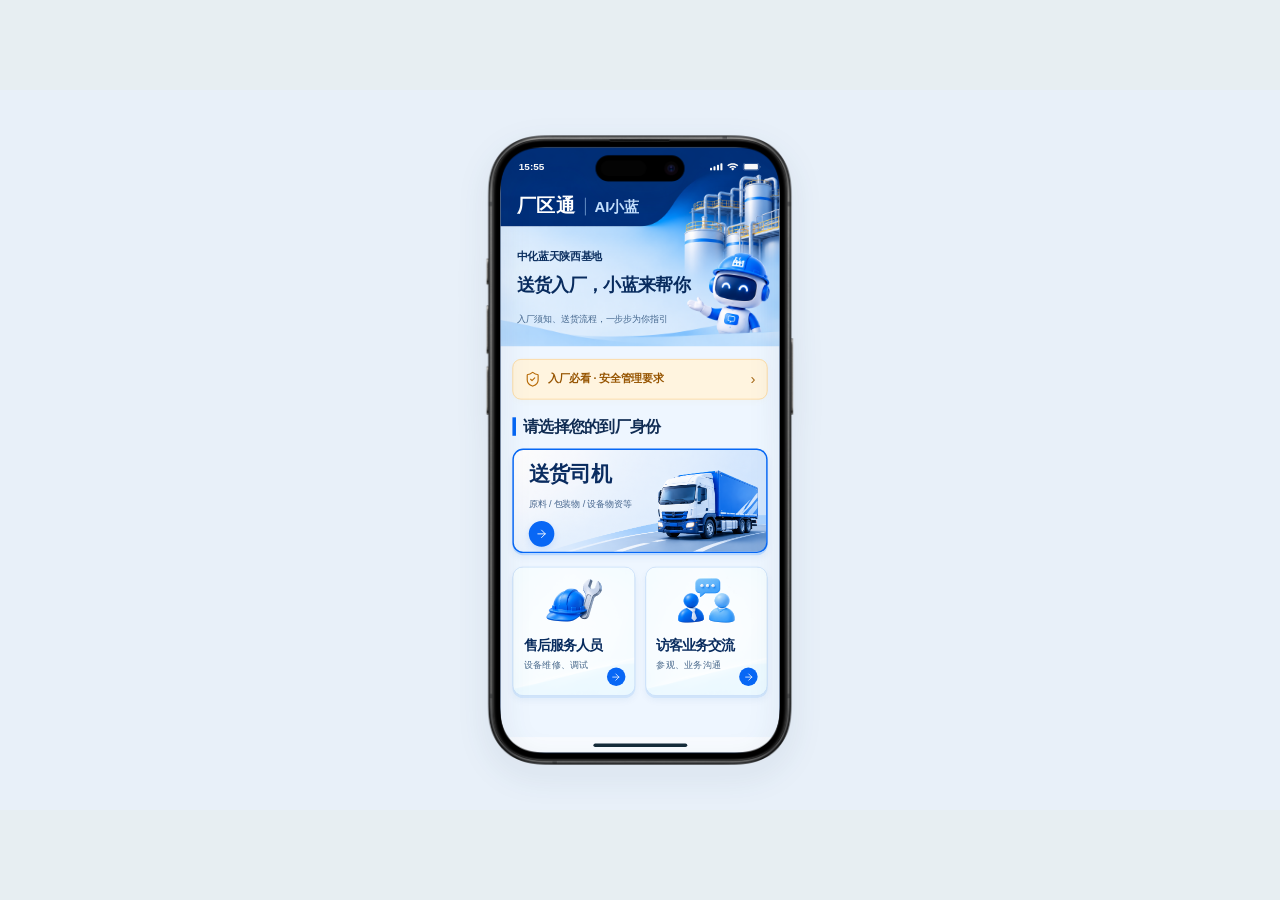
<file: phase2/index.html>
<!doctype html>
<html lang="zh-CN"><head><meta charset="UTF-8"><meta name="viewport" content="width=device-width,initial-scale=1,viewport-fit=cover"><title>厂区通 · 中化蓝天陕西基地</title><link rel="stylesheet" href="素材/二期.css?v=977c6a140c66"></head>
<body><div class="preview-stage" aria-label="厂区通手机服务界面">
<div class="phone-shell">
<div class="phone-screen"><div class="phone-status"><span id="phone-time"></span><img class="phone-status-icons" src="素材/status/ios-status-icons.svg" alt="蜂窝信号、无线网络和电量"></div><main id="app" class="app"></main><div class="phone-home"><span></span></div></div>
<img class="phone-bezel" src="素材/iphone/Bezel.png" alt="" draggable="false">
</div></div><dialog id="modal"><div id="dialog-content"></div><button class="button secondary" id="close-modal">关闭，返回流程</button></dialog><script src="素材/流程数据.js?v=1af6e055b2c9"></script><script src="素材/图标.js?v=1e4e5d1cfd6b"></script><script src="素材/页面1数据.js?v=7444b4379adc"></script><script src="素材/AHF页面2-6数据.js?v=56fbe0991de1"></script><script src="素材/二期.js?v=70d9ab563cd0"></script><script>
(function(){
 const stage=document.querySelector('.preview-stage');
 function fitPhone(){
  const width=Math.min(innerWidth,innerHeight*16/9);
  const height=width*9/16;
  const scale=Math.min((height-32)/968,(width-32)/511);
  document.documentElement.style.setProperty('--preview-scale',Math.max(.1,scale));
  stage.style.width=width+'px';
  stage.style.height=height+'px';
 }
 function setTime(){document.getElementById('phone-time').textContent=new Date().toLocaleTimeString('zh-CN',{hour:'2-digit',minute:'2-digit',hour12:false})}
 fitPhone();setTime();addEventListener('resize',fitPhone);setInterval(setTime,30000);
})();
</script></body></html>
</file>
<file: phase2/素材/二期.css>
:root {
  --blue: #0864ed;
  --navy: #09295b;
  --ink: #13345b;
  --muted: #70899b;
  --line: #dfebf1;
  --bg: #eef6ff;
  --red: #a84b43;
  --orange: #956e32;
  --radius: 15px;
  font-family: "Microsoft YaHei", "PingFang SC", sans-serif;
  color: var(--ink);
  font-size: 16px;
  line-height: 1.65;
}
* { box-sizing: border-box; }
body { margin: 0; background: #e8eff3; }
button, a, input { font: inherit; }
button, a { touch-action: manipulation; }
button { cursor: pointer; color: inherit; }
button:focus-visible, a:focus-visible { outline: 3px solid #79b0cc; outline-offset: 3px; }
button:disabled { cursor: default; }
.app {
  max-width: 440px; height: 100dvh; margin: auto;
  background: var(--bg); display: flex; flex-direction: column;
  overflow: hidden; box-shadow: 0 12px 55px #20435b10;
}
header {
  background: var(--bg); border-bottom: 1px solid var(--line);
  padding: 15px 20px 12px; flex-shrink: 0;
}
.top { display: flex; align-items: center; justify-content: space-between; gap: 8px; }
.top strong { font-size: 17px; font-weight: 700; }
.header-mark { color: var(--blue); font-size: 13px; font-weight: 600; }
.header-caption { font-size: 12px; color: var(--muted); }
.eyebrow { font-size: 13px; color: var(--muted); margin-top: 4px; }
h1 { font-size: 25px; line-height: 1.45; margin: 6px 0 12px; letter-spacing: -.6px; }
h2 { font-size: 19px; margin: 0 0 12px; }
h3 { font-size: 16px; margin: 0; }
p { margin: 8px 0; }
.scroll { overflow-y: auto; flex: 1; padding: 20px; overscroll-behavior: contain; scrollbar-width: thin; }
.hero { text-align: center; padding: 13px 0 22px; }
.hero h1 { font-size: 23px; font-weight: 750; margin: 7px 0; }
.hero p { color: var(--muted); font-size: 13px; margin: 4px 0; }
.hero .base-name { font-size: 12px; letter-spacing: 1px; margin-top: 14px; }
.line-icon { width: 23px; height: 23px; flex-shrink: 0; }
.assistant-emblem {
  background: #086795; color: white; width: 49px; height: 49px;
  display: grid; place-items: center; margin: 0 auto;
  border-radius: 17px; box-shadow: 0 6px 18px #08679512;
}
.assistant-emblem .line-icon { width: 29px; height: 29px; stroke-width: 1.4; }
.card { background: #fff; border: 1px solid var(--line); border-radius: var(--radius); padding: 19px; margin-bottom: 14px; }
.role { display: block; width: 100%; text-align: left; }
.primary-role {
  display: flex; gap: 16px; align-items: center; min-height: 116px;
  background: #e7f1f6; border: 1px solid #dfedf4; color: var(--ink);
  padding: 23px 20px;
}
.role-icon { display: inline-grid; place-items: center; color: var(--blue); }
.primary-role .role-icon { background: #fff9; width: 48px; height: 48px; border-radius: 14px; flex-shrink: 0; }
.primary-role .role-icon .line-icon { width: 30px; height: 30px; }
.primary-role h2 { font-size: 21px; margin: 0 0 4px; }
.primary-role p { color: #648195; font-size: 13px; margin: 0; }
.role-grid { display: grid; grid-template-columns: 1fr 1fr; gap: 12px; }
.role-grid .card { padding: 19px 16px 16px; min-height: 160px; background: #edf4f7; border: 1px solid #e6f0f4; position: relative; }
.role-grid .role-icon { margin-bottom: 7px; }
.role-grid h2 { font-size: 16px; margin: 4px 0 3px; }
.role-grid p { font-size: 12px; margin: 3px 0; }
.tag { display: inline-block; font-size: 11px; color: #8796a0; background: #e5edf1; padding: 1px 7px; border-radius: 5px; margin-top: 6px; }
.muted { color: var(--muted); font-size: 14px; }
.section-label { display: flex; align-items: baseline; justify-content: space-between; margin: 23px 0 13px; }
.section-label h2 { font-size: 16px; margin: 0; }
.section-label > span { color: var(--muted); font-size: 11px; }
.safety {
  display: flex; align-items: center; gap: 10px; width: 100%; text-align: left;
  background: #f7f3e9; color: #897044; border: 1px solid #ece3ce;
  border-radius: 11px; padding: 13px 15px; margin-bottom: 12px; font-size: 13px; font-weight: 500;
}
.safety .line-icon { width: 19px; height: 19px; }
.resume {
  display: flex; align-items: center; gap: 10px; width: 100%; text-align: left;
  color: #497a96; background: #edf4f8; border: 1px solid #e0ecf3;
  border-radius: 11px; padding: 12px 15px; margin-bottom: 12px; font-size: 13px;
}
.resume .line-icon { width: 18px; height: 18px; }
.button {
  min-height: 50px; border: 1px solid transparent; border-radius: 12px;
  background: var(--blue); color: white; padding: 12px 16px;
  font-weight: 600; font-size: 15px; display: inline-flex; justify-content: center;
  align-items: center; text-decoration: none; gap: 8px;
}
.secondary { background: #edf4f7; color: #3c6c88; border-color: var(--line); }
.text-button { border: 0; background: transparent; color: #4a819e; padding: 7px 4px; font-size: 13px; min-height: 38px; }
.wide { width: 100%; }
.footer { padding: 12px 20px max(16px, env(safe-area-inset-bottom)); background: #fafdfe; border-top: 1px solid var(--line); flex-shrink: 0; }
.footer .row { display: flex; gap: 10px; }
.footer .row > * { flex: 1; }
.footer .muted { text-align: center; margin-bottom: 8px; font-size: 12px; }
.home-footer .button { justify-content: flex-start; background: white; font-size: 14px; font-weight: 400; border-color: #d4e5ef; }
.home-footer .line-icon { width: 20px; height: 20px; }
.network-note { display: flex; align-items: center; justify-content: center; gap: 6px; color: #8aa0ad; font-size: 11px; margin: 10px 0 2px; }
.network-note .line-icon { width: 13px; height: 13px; }
.step-card { display: flex; align-items: center; gap: 14px; width: 100%; text-align: left; min-height: 90px; }
.number { border-radius: 11px; background: #e9f3f7; color: #4284a3; font-weight: 600; width: 40px; height: 40px; display: grid; place-items: center; flex-shrink: 0; }
.arrow { margin-left: auto; color: #7e9fb4; font-size: 21px; font-weight: 400; }
.warning { border: 1px solid #f0ddd7; background: #fcf2ef; color: #a35d50; border-radius: 12px; padding: 15px 16px; margin-bottom: 16px; font-size: 14px; line-height: 1.8; font-weight: 500; }
.progress { display: flex; justify-content: space-between; margin-top: 16px; gap: 4px; }
.progress button { border: 0; background: transparent; color: #819aaa; padding: 4px 0; font-size: 10px; flex: 1; }
.progress span { display: grid; place-items: center; width: 25px; height: 25px; border-radius: 50%; margin: 0 auto 5px; background: #e7eff4; font-size: 11px; }
.progress .active { color: var(--blue); font-weight: 600; }
.progress .active span { background: var(--blue); color: white; }
.section-head { display: flex; align-items: center; justify-content: space-between; gap: 8px; margin-bottom: 7px; }
.check { display: flex; align-items: flex-start; gap: 12px; padding: 14px 0; border-bottom: 1px solid #edf3f6; cursor: pointer; font-size: 15px; }
.check:last-child { border: 0; padding-bottom: 3px; }
.check input { width: 19px; height: 19px; accent-color: var(--blue); flex-shrink: 0; margin-top: 3px; }
.requirements { padding-left: 20px; font-size: 15px; }
.requirements li { margin: 10px 0; }
details { border-bottom: 1px solid var(--line); padding: 15px 0; }
details:last-child { border-bottom: 0; padding-bottom: 0; }
summary { cursor: pointer; font-weight: 500; font-size: 14px; list-style: none; padding-right: 18px; position: relative; }
summary:after { content: '＋'; position: absolute; right: 0; color: #7e9fb4; }
details[open] summary:after { content: '−'; }
details p { font-size: 14px; color: var(--muted); }
.location { width: 100%; text-align: left; color: #3b6c82; background: #eaf3f6; border-color: #dcebf1; }
.location p { font-size: 15px; margin: 5px 0; }
.location .muted { font-size: 12px; }
.offline { font-size: 12px; background: #f7f1e4; color: #897044; padding: 8px 20px; }
.qa-frame { border: 0; width: 100%; flex: 1; min-height: 0; background: var(--bg); }
.empty { padding: 35px 10px; text-align: center; }
.empty .symbol { font-size: 40px; }
.doc-img { display: block; width: 100%; height: auto; border: 1px solid var(--line); border-radius: 8px; }
.map-list { padding-left: 20px; border-left: 2px solid #dce9f0; margin-left: 12px; }
.map-list .card { position: relative; }
.map-list .card:before { content: ''; width: 10px; height: 10px; position: absolute; left: -26px; top: 25px; border-radius: 50%; background: #65a0be; border: 2px solid var(--bg); }
dialog { border: 1px solid var(--line); border-radius: 20px; padding: 23px; width: min(92vw,410px); max-height: 88dvh; overflow: auto; color: var(--ink); background: #fbfdfe; box-shadow: 0 20px 80px #183b5026; }
dialog::backdrop { background: #14374c66; backdrop-filter: blur(3px); }
dialog .button { width: 100%; margin-top: 15px; }
.source { font-size: 11px; color: #8a9da9; margin: 18px 0 6px; }
.contact { border-top: 1px solid var(--line); padding: 15px 0; }
.safe-row { padding: 15px 0; border-bottom: 1px solid var(--line); }
.sample-nav { display: flex; justify-content: space-between; align-items: center; gap: 12px; margin: 10px 0; }
.sample-nav button { min-width: 80px; }
html { scroll-behavior: smooth; }
@media (hover: hover) {
  .role:hover, .step-card:hover { border-color: #b9d4e2; background: #e9f3f8; }
  .button:hover { filter: brightness(.97); }
}
@media (min-width: 650px) {
  .app { height: calc(100dvh - 48px); margin: 24px auto; border-radius: 24px; border: 1px solid #dae5eb; }
}
@media (max-width: 360px) {
  .scroll { padding: 16px; }
  .hero h1 { font-size: 21px; }
  .role-grid .card { padding: 15px 12px; }
  .role-grid h2 { font-size: 15px; }
  .primary-role { padding: 20px 16px; }
  .primary-role p { font-size: 11px; }
  .top strong { font-size: 15px; }
}
@media (prefers-reduced-motion: reduce) { html { scroll-behavior: auto; } }

/* Desktop presentation canvas and calibrated phone frame. */
body {
  min-height: 100dvh;
  display: grid;
  place-items: center;
  background: #e7eef2;
}
.preview-stage {
  position: relative;
  aspect-ratio: 16 / 9;
  overflow: hidden;
  display: grid;
  place-items: center;
  background: #edf3f6;
}
.phone-shell {
  position: relative;
  width: 511px;
  height: 968px;
  transform: scale(var(--preview-scale, .8));
  transform-origin: center;
  flex-shrink: 0;
}
.phone-screen {
  position: absolute;
  left: 59px;
  top: 58px;
  width: 393px;
  height: 852px;
  background: var(--bg);
  border-radius: 42px;
  overflow: hidden;
  display: flex;
  flex-direction: column;
}
.phone-bezel {
  position: absolute;
  inset: 0;
  width: 511px;
  height: 968px;
  pointer-events: none;
  z-index: 5;
  filter: drop-shadow(0 16px 20px #193b4c20);
}
.phone-status {
  height: 49px;
  flex-shrink: 0;
  padding: 12px 26px 0;
  display: flex;
  justify-content: space-between;
  font-size: 14px;
  font-weight: 600;
  color: #142c3d;
  line-height: 25px;
}
.phone-signal { font-size: 12px; letter-spacing: -.5px; }
.phone-signal span { font-size: 11px; }
.phone-screen .app {
  width: 393px;
  max-width: none;
  height: auto;
  flex: 1;
  min-height: 0;
  border: 0;
  border-radius: 0;
  box-shadow: none;
  margin: 0;
}
.phone-home {
  flex-shrink: 0;
  height: 22px;
  display: grid;
  place-items: center;
  background: #fafdfe;
}
.phone-home span { width: 132px; height: 5px; border-radius: 5px; background: #152c3a; }
.phone-screen .footer { padding-bottom: 10px; }
dialog {
  width: calc(370px * var(--preview-scale, .8));
  max-height: calc(770px * var(--preview-scale, .8));
}
@media (prefers-reduced-motion: no-preference) {
  .role, .step-card, .button { transition: background-color .15s, border-color .15s; }
}

/* Keep the unscaled device from affecting the canvas layout. */
.phone-shell {
  position: absolute;
  left: 50%;
  top: 50%;
  transform: translate(-50%, -50%) scale(var(--preview-scale, .8));
}

/* Selected blue industrial product design. */
:root {
  --blue: #0566f5;
  --navy: #0c3470;
  --ink: #102c53;
  --muted: #6280a3;
  --line: #d5e6fa;
  --bg: #eef6ff;
  --radius: 17px;
}
.preview-stage { background: #e8f0f9; }
.phone-status { background: #113f83; color: #fff; }
.phone-home { background: #f8fbff; }
header {
  padding: 11px 17px 13px;
  background: #123f82;
  color: #fff;
  border-bottom: 3px solid #5ba8ff;
}
header .top { min-height: 32px; }
header .top strong { font-size: 16px; }
header .text-button { color: #dceaff; font-size: 12px; }
header .eyebrow { color: #bcd5fa; font-size: 12px; margin: 2px 5px 0; }
.home-header { padding: 8px 19px 12px; border-bottom-width: 2px; }
.home-wordmark { font-size: 27px; line-height: 1.25; font-weight: 800; letter-spacing: 1px; }
.home-wordmark span { display: inline-block; border-left: 1px solid #7298cb; margin-left: 14px; padding-left: 14px; font-size: 20px; color: #c1ddff; letter-spacing: 0; }
.scroll { padding: 17px; }
.app[data-page="home"] .scroll { padding-top: 0; }
.hero { min-height: 166px; text-align: left; position: relative; margin: 0 -17px 16px; padding: 20px 18px 19px; overflow: hidden; background: #d9ecff; border-bottom: 1px solid #b9d9ff; }
.hero-copy { position: relative; z-index: 2; }
.hero .base-name { font-size: 12px; font-weight: 700; color: #244b7c; letter-spacing: .3px; margin: 0 0 9px; }
.hero h1 { font-size: 25px; line-height: 1.35; margin: 0 0 10px; letter-spacing: -.6px; color: #092957; }
.hero-copy > p:last-child { font-size: 11px; color: #426796; max-width: 240px; }
.artwork { display: block; object-fit: contain; pointer-events: none; }
.hero-art { position: absolute; width: 150px; height: 150px; right: -8px; top: 10px; object-fit: cover; mix-blend-mode: multiply; opacity: .96; }
.hero-copy h1 { max-width: 220px; }
.hero-copy > p:last-child { max-width: 235px; }
.safety { color: #965400; background: #fff3dd; border: 1px solid #f7d390; border-radius: 12px; font-weight: 700; font-size: 13px; padding: 13px 12px; min-height: 52px; box-shadow: 0 3px 9px #edb34b0a; }
.safety .line-icon { width: 23px; height: 23px; color: #b86b08; }
.safety .arrow { color: #a66919; }
.section-label { margin: 18px 0 12px; }
.section-label h2 { font-size: 17px; padding-left: 10px; border-left: 5px solid var(--blue); line-height: 1.2; }
.primary-role {
  position: relative; min-height: 141px; overflow: hidden;
  background: #e3f0ff; border: 2px solid #0966f1; padding: 17px 14px; border-radius: 17px;
  box-shadow: 0 5px 0 #c5ddfa, 0 9px 15px #1961b90d; margin-bottom: 16px;
}
.primary-role .role-copy { position: relative; z-index: 2; }
.primary-role h2 { color: #0a2c60; font-size: 26px; margin-bottom: 4px; }
.primary-role p { font-size: 11px; color: #456d9e; }
.circle-arrow { display: inline-grid; place-items: center; border-radius: 50%; width: 30px; height: 30px; background: #0867f5; color: #fff; }
.circle-arrow .line-icon { width: 18px; height: 18px; }
.primary-role .circle-arrow { margin-top: 14px; width: 34px; height: 34px; box-shadow: 0 3px 7px #0867f529; }
.truck-art { position: absolute; right: -8px; bottom: -14px; width: 183px; height: 140px; object-fit: cover; mix-blend-mode: multiply; }
.role-grid { gap: 12px; }
.role-grid .role { min-height: 158px; padding: 9px 13px 11px; border: 1px solid #cbdff8; border-radius: 16px; background: #f8fbff; box-shadow: 0 3px 0 #d5e7fb, 0 6px 12px #145bb30a; }
.role-grid .artwork { width: 86px; height: 64px; margin: 0 auto 3px; object-fit: cover; mix-blend-mode: multiply; }
.role-grid h2 { font-size: 17px; margin: 3px 0 2px; }
.role-grid .muted { font-size: 12px; }
.role-bottom { display: flex; align-items: center; justify-content: space-between; margin-top: 7px; }
.tag { background: #deedff; color: #5b7ea6; padding: 1px 9px; font-size: 11px; margin: 0; border-radius: 8px; }
.role-bottom .circle-arrow { width: 24px; height: 24px; }
.role-bottom .line-icon { width: 15px; height: 15px; }
.home-footer { background: #f2f8ff; padding-top: 10px; }
.home-footer .button { border: 1px solid #3682ed; color: #0c3470; font-weight: 700; background: #fff; border-radius: 13px; font-size: 16px; min-height: 52px; box-shadow: 0 3px 8px #296acb0a; }
.home-footer .line-icon { width: 24px; height: 24px; color: var(--blue); }
.home-footer .arrow { color: var(--blue); }
.page-intro { position: relative; min-height: 126px; margin: -17px -17px 20px; padding: 23px 18px 18px; background: #dfedff; border-bottom: 1px solid #c7dffa; overflow: hidden; }
.page-intro > div { position: relative; z-index: 1; max-width: 270px; }
.page-intro h1 { font-size: 24px; margin: 0 0 8px; }
.page-intro p { font-size: 12px; color: #5275a1; margin: 0; max-width: 240px; }
.page-intro .artwork { width: 108px; height: 108px; position: absolute; right: -10px; bottom: -10px; opacity: .42; mix-blend-mode: multiply; }
.card { border-color: #d0e2f8; box-shadow: 0 3px 9px #184da205; background: #fff; }
.step-card { min-height: 98px; padding: 18px 16px; border-radius: 16px; }
.step-card h2 { color: #102f60; font-size: 21px; }
.number, .mode-icon { background: #e5f0ff; border: 1px solid #d8e8ff; color: #0867ed; border-radius: 13px; width: 46px; height: 46px; flex-shrink: 0; display: grid; place-items: center; }
.number .line-icon { width: 26px; height: 26px; }
.step-card .muted { font-size: 12px; margin-top: 4px; }
.mode-card b { font-size: 19px; color: #153971; }
.mode-card small { display: block; font-size: 12px; color: #6b88aa; margin-top: 5px; }
.mode-card .arrow { color: var(--blue); }
.progress { border-top: 1px solid #4c6fa4; margin: 12px -1px -2px; padding-top: 11px; }
.progress button { color: #bbd2f4; font-size: 10px; }
.progress span { background: #285592; color: #d1e3ff; border: 1px solid #4b75af; }
.progress .active { color: #fff; }
.progress .active span { background: #fff; color: #0867ed; border-color: #fff; box-shadow: 0 0 0 3px #7bb6ff33; }
.warning { display: flex; gap: 10px; align-items: flex-start; background: #fff1eb; color: #a24729; border-color: #f1d5c8; font-size: 14px; padding: 15px; }
.warning .line-icon { width: 20px; height: 20px; margin-top: 3px; flex-shrink: 0; }
.section-head h3, .card > h3 { color: #123d7b; border-left: 3px solid #0867ed; padding-left: 8px; }
.check { padding: 14px 0; font-size: 15px; line-height: 1.65; }
.check input { width: 20px; height: 20px; margin-top: 3px; }
.check:has(input:checked) > span { color: #6084b2; text-decoration: line-through; text-decoration-color: #c9dbf2; }
.button { background: #0866ef; color: #fff; border-color: #0866ef; box-shadow: 0 3px 8px #1366d91a; }
.secondary { background: #e8f1fe; color: #2259a5; border-color: #cfdef2; box-shadow: none; }
.button:disabled { background: #e5ecf5; color: #98a9bd; border-color: #dde6f1; box-shadow: none; }
.text-button { color: #2167c7; }
.footer { background: #f8fbff; border-color: #cfe1f7; }
.footer .muted { color: #6a88aa; }
.location { background: #e2efff; border-color: #c3d9f6; color: #164b94; }
.location .muted { color: #6184b1; }
summary { color: #214c82; }
summary:after { color: #3980dc; }
details p { color: #657f9f; }
.empty { padding: 16px 8px 25px; }
.empty .artwork { width: 175px; height: 175px; margin: 8px auto 18px; object-fit: cover; mix-blend-mode: multiply; }
.empty h1 { font-size: 25px; color: #103569; }
.map-list { border-color: #bfd8f7; }
.map-list .card:before { background: #0867f5; border-color: #eef6ff; }
dialog {
  width: 366px; max-width: none; max-height: 730px; margin: 0;
  position: fixed; top: 50%; left: 50%;
  transform: translate(-50%, -50%) scale(var(--preview-scale, .8));
  background: #f6faff; border: 1px solid #c8ddf7;
  border-radius: 21px; padding: 21px;
  box-shadow: 0 16px 55px #0d347b40;
}
dialog::backdrop { background: #0d23475e; backdrop-filter: blur(3px); }
dialog h2 { font-size: 21px; color: #103c7c; margin: 0 0 12px; border-bottom: 2px solid #cfe2fd; padding-bottom: 12px; }
dialog h3 { color: #245294; font-size: 16px; }
dialog .muted { font-size: 13px; line-height: 1.7; }
.safe-row { background: #fff; border: 1px solid #e0eafa; border-left: 3px solid #e2ac4a; border-radius: 10px; margin: 10px 0; padding: 13px 12px; font-size: 15px; }
.contact { padding: 13px; margin: 10px 0; background: #fff; border: 1px solid #d8e6f9; border-radius: 12px; }
.contact p { font-size: 17px; color: #1a5ac2; letter-spacing: 1px; }
.doc-img { border-radius: 10px; background: #fff; }
@media (hover:hover) {
  .role:hover, .step-card:hover { background: #e8f2ff; border-color: #7daff4; }
  .primary-role:hover { border-color: #034ecc; }
}

/* Soften the generated illustration edges against their component surfaces. */
.hero-art, .truck-art, .role-grid .artwork, .page-intro .artwork, .empty .artwork {
  mask-image: radial-gradient(ellipse at center, #000 42%, #000b 62%, transparent 76%);
}

.footer [data-action="next"], .footer [data-action="finish"] {
  background: #0866ef;
  border-color: #0866ef;
  color: #fff;
  box-shadow: 0 3px 8px #1366d91a;
}

.primary-role {
  background: #e3f0ff;
  border: 2px solid #0866f5;
}
.role-grid .artwork {
  width: 105px;
  height: 70px;
}

.step-actions {
  display: flex;
  gap: 10px;
  margin: 0 0 14px;
}
.step-actions .button {
  flex: 1;
  min-width: 0;
  min-height: 48px;
  font-size: 15px;
}
.step-actions .line-icon {
  width: 19px;
  height: 19px;
}
.booking-note {
  margin: -6px 0 15px;
  font-size: 12px;
}

.numbered-item {
  align-items: flex-start;
  cursor: default;
  gap: 12px;
}
.check-number {
  display: inline-flex;
  align-items: center;
  justify-content: center;
  flex: 0 0 25px;
  width: 25px;
  height: 25px;
  margin-top: 1px;
  border-radius: 8px;
  background: #e5efff;
  color: #1464d8;
  font-size: 13px;
  font-weight: 700;
  line-height: 1;
  font-variant-numeric: tabular-nums;
}
.numbered-item > span:last-child {
  min-width: 0;
  flex: 1;
  padding-top: 1px;
}

.phone-status {
  align-items: center;
  padding-top: 6px;
}
.phone-status-icons {
  width: 72px;
  height: 13px;
  object-fit: contain;
  filter: invert(1);
  flex-shrink: 0;
}

.feedback-question { text-align: center; font-size: 14px; font-weight: 700; color: #254775; margin: 0 0 9px; }
.feedback-actions { display: flex; gap: 9px; padding-bottom: 12px; margin-bottom: 11px; border-bottom: 1px solid #dfebfa; }
.feedback-actions .button { flex: 1; font-size: 12px; min-height: 38px; padding: 8px 5px; border-radius: 10px; }
.feedback-actions .is-liked { color: #0866ef; background: #dcecff; border-color: #7eb3fc; }
.step-navigation .button { min-height: 44px; padding: 9px 12px; }
.feedback-contact { display: flex; align-items: center; gap: 12px; justify-content: space-between; background: #e7f1ff; padding: 13px; border-radius: 12px; margin: 15px 0 21px; }
.feedback-contact h3 { font-size: 14px; }
.feedback-contact p { font-size: 12px; color: #6983a4; margin: 4px 0 0; }
.feedback-contact .button { width: auto; flex-shrink: 0; margin: 0; font-size: 12px; min-height: 38px; padding: 8px 11px; }
.feedback-label { font-size: 13px; color: #6882a1; margin: 0 0 11px; }
.feedback-reasons { display: flex; flex-wrap: wrap; gap: 8px; margin-bottom: 16px; }
.reason-chip { border: 1px solid #dae6f4; border-radius: 9px; padding: 10px 11px; font-size: 12px; background: #eef4fa; color: #365474; min-height: 40px; }
.reason-chip[aria-pressed="true"] { background: #dfedff; border-color: #0866ef; color: #0866ef; }
#feedback-message { display: block; width: 100%; min-height: 110px; resize: vertical; max-height: 220px; padding: 13px; border: 1px solid #d6e4f5; border-radius: 11px; background: #f3f7fc; color: #203f67; font: inherit; font-size: 13px; line-height: 1.7; }
#feedback-message:focus { outline: 2px solid #8ab9ff; outline-offset: 1px; }
.feedback-count { text-align: right; font-size: 11px; color: #8b9cb0; margin: 5px 0; }
.feedback-demo-note { color: #8096af; font-size: 11px; line-height: 1.65; text-align: center; margin: 12px 0 0; }
#submit-feedback:disabled { background: #b8cee8; border-color: #b8cee8; color: white; box-shadow: none; cursor: default; }
.feedback-success blockquote { margin: 14px 0; padding: 12px; background: #eaf2fc; border-left: 3px solid #6099e7; overflow-wrap: anywhere; }
.sr-only { position: absolute; width: 1px; height: 1px; overflow: hidden; clip: rect(0,0,0,0); }

.step-footer .feedback-actions {
  padding-bottom: 0;
  margin-bottom: 0;
  border-bottom: 0;
}

.step-footer {
  padding: 15px 18px 13px;
  background: #fbfdff;
  border-top: 1px solid #dbe7f6;
  box-shadow: 0 -4px 16px #174a8905;
}
.feedback-question {
  font-size: 14px;
  line-height: 1.5;
  color: #29486e;
  font-weight: 600;
  margin-bottom: 12px;
}
.feedback-actions { gap: 12px; }
.feedback-actions .button {
  min-height: 49px;
  padding: 12px 16px;
  border-radius: 13px;
  font-size: 14px;
  font-weight: 600;
  gap: 9px;
  border: 1px solid #d6e3f4;
  color: #365e8b;
  background: #fff;
  box-shadow: 0 2px 5px #234f8d04;
}
.feedback-actions .line-icon { width: 20px; height: 20px; stroke-width: 1.8; }
.feedback-actions .feedback-help {
  color: #0860da;
  background: #edf4ff;
  border-color: #caddfb;
}
.feedback-chevron { font-size: 19px; font-weight: 400; line-height: 1; margin-left: 2px; opacity: .7; }
.feedback-actions .is-liked {
  background: #e6f2ed;
  color: #237458;
  border-color: #b8dccd;
}

.feedback-actions .feedback-help {
  flex: 1.6;
  padding-left: 10px;
  padding-right: 10px;
  font-size: 13px;
  gap: 6px;
}
.feedback-actions .feedback-help > span:first-of-type {
  white-space: nowrap;
}

/* Emphasized fixed feedback bar. */
.step-footer {
  background: #e9f2ff;
  border-top: 2px solid #a7caff;
  box-shadow: 0 -6px 20px #1454a519;
  padding: 16px 18px 15px;
}
.step-footer .feedback-question {
  font-size: 16px;
  font-weight: 700;
  color: #143d78;
  margin-bottom: 13px;
}
.step-footer .feedback-actions .button {
  min-height: 52px;
  border-radius: 13px;
  border-color: #9abff2;
  box-shadow: 0 3px 7px #1c5aa60b;
}
.step-footer .feedback-actions .feedback-help {
  background: #0866ef;
  border-color: #0866ef;
  color: #fff;
  box-shadow: 0 4px 10px #0866ef28;
}
.step-footer .feedback-help .feedback-chevron {
  opacity: 1;
}

.step-footer {
  padding: 11px 16px 10px;
}
.step-footer .feedback-question {
  font-size: 14px;
  margin-bottom: 9px;
}
.step-footer .feedback-actions .button {
  min-height: 44px;
  padding-top: 9px;
  padding-bottom: 9px;
  border-radius: 11px;
}
.step-footer .feedback-actions .line-icon {
  width: 18px;
  height: 18px;
}

/* Connected, ordered step navigation. */
.ordered-progress {
  position: relative;
  gap: 0;
  padding: 15px 0 2px;
  margin-top: 10px;
  border-top: 1px solid #ffffff24;
}
.ordered-progress button {
  position: relative;
  padding: 0;
  min-width: 0;
  isolation: isolate;
}
.ordered-progress button:not(:last-child)::after {
  content: '';
  position: absolute;
  top: 13px;
  left: calc(50% + 17px);
  width: calc(100% - 34px);
  height: 2px;
  border-radius: 2px;
  background: #ffffff24;
  z-index: -1;
}
.ordered-progress .completed::after { background: #93c5ff; }
.ordered-progress .step-dot {
  display: grid;
  place-items: center;
  width: 27px;
  height: 27px;
  margin: 0 auto 8px;
  border-radius: 50%;
  border: 1px solid #a9caff50;
  background: #ffffff0b;
  color: #bbd2ed;
  font-size: 12px;
  font-weight: 500;
  box-shadow: none;
}
.ordered-progress .step-caption {
  display: block;
  width: auto;
  height: auto;
  margin: 0;
  border: 0;
  border-radius: 0;
  background: transparent;
  box-shadow: none;
  color: #adc7e8;
  font-size: 10px;
  line-height: 1.4;
  white-space: nowrap;
}
.ordered-progress .completed .step-dot {
  border-color: #9dccff;
  background: #81b9ff26;
  color: #c4e1ff;
}
.ordered-progress .completed .step-caption { color: #d4e7ff; }
.ordered-progress .step-dot .line-icon { width: 14px; height: 14px; stroke-width: 2.5; }
.ordered-progress .active .step-dot {
  color: #075be0;
  background: #fff;
  border-color: #fff;
  box-shadow: 0 0 0 4px #89baff30, 0 3px 8px #032d6e40;
  font-weight: 800;
}
.ordered-progress .active .step-caption {
  color: #fff;
  font-weight: 700;
}

/* Reset legacy span styling on step labels in every navigation state. */
.ordered-progress button .step-caption,
.ordered-progress button.active .step-caption,
.ordered-progress button.completed .step-caption,
.ordered-progress button.upcoming .step-caption {
  width: auto;
  height: auto;
  margin: 0;
  padding: 0;
  border: 0;
  border-radius: 0;
  background: transparent;
  box-shadow: none;
  display: block;
}

[data-goods] .number {
  width: 50px;
  height: 50px;
  border-radius: 15px;
  background: #e4efff;
  border: 1px solid #cfe2ff;
}
[data-goods] .number .line-icon {
  width: 29px;
  height: 29px;
  stroke-width: 1.7;
}

.page1-utilities { display: flex; justify-content: space-between; margin: -7px 0 7px; padding: 0 2px; }
.page1-utilities .text-button { display: inline-flex; align-items: center; gap: 5px; font-size: 12px; min-height: 35px; }
.page1-utilities .line-icon { width: 16px; height: 16px; }
.preparation-heading { margin: 4px 0 17px; }
.preparation-heading h2 { font-size: 22px; margin: 0 0 4px; color: #143d78; }
.preparation-heading > p { font-size: 12px; color: #718ba9; margin: 0; }
.preparation-group { padding: 17px 16px; }
.preparation-group > h3 { display: flex; align-items: center; gap: 8px; border-left: 0; padding-left: 0; padding-bottom: 10px; border-bottom: 1px solid #e1ecf9; font-size: 16px; }
.preparation-group > h3 .line-icon { width: 20px; height: 20px; color: #0866ef; }
.preparation-row { display: flex; align-items: flex-start; gap: 10px; padding: 14px 0; border-bottom: 1px solid #e8eff8; }
.preparation-row:last-child { padding-bottom: 0; border-bottom: 0; }
.preparation-content { flex: 1; min-width: 0; }
.preparation-content > p { font-size: 15px; color: #21456f; margin: 0 0 7px; line-height: 1.65; }
.requirement-link { display: inline-flex; align-items: center; gap: 5px; min-height: 35px; padding: 6px 10px; border: 1px solid #d7e6fa; border-radius: 8px; background: #eef5ff; color: #1464cf; font-size: 12px; text-decoration: none; }
.requirement-link .line-icon { width: 14px; height: 14px; }
.delivery-address { font-size: 11px; line-height: 1.7; margin: 10px 0 0 35px; color: #7890ab; }
.page1-reminder { display: flex; align-items: flex-start; gap: 10px; padding: 16px; border: 1px solid #f0d6bf; border-radius: 14px; background: #fff4e8; color: #9c5d29; margin-bottom: 15px; }
.page1-reminder > .line-icon { width: 20px; height: 20px; margin-top: 2px; }
.page1-reminder h3 { font-size: 15px; margin-bottom: 4px; }
.page1-reminder p { font-size: 14px; line-height: 1.8; margin: 0; }
.faq-code { font-size: 10px; color: #6588b6; margin-right: 7px; padding: 2px 4px; border-radius: 4px; background: #edf4fd; }
.page1-help { font-size: 12px; color: #6885a6; line-height: 1.7; margin: 16px 1px; }
.sample-open-hint { text-align: center; font-size: 11px; color: #859bb6; margin: 10px 0; }

.preparation-group { padding: 16px; }
.preparation-group > h3 {
  padding-bottom: 12px;
  margin-bottom: 0;
  font-size: 16px;
}
.preparation-row {
  display: grid;
  grid-template-columns: 23px minmax(0, 1fr) auto;
  align-items: center;
  gap: 9px;
  min-height: 76px;
  padding: 15px 0;
}
.preparation-row .check-number {
  width: 23px;
  height: 23px;
  flex-basis: 23px;
  margin: 0;
  border-radius: 7px;
  font-size: 12px;
}
.preparation-content > p {
  margin: 0;
  font-size: 14px;
  line-height: 1.7;
  color: #24466d;
  overflow-wrap: anywhere;
}
.preparation-row .requirement-link {
  flex-shrink: 0;
  min-height: 37px;
  padding: 7px 9px;
  gap: 4px;
  border: 1px solid #d8e7fb;
  background: #f0f6ff;
  font-size: 12px;
  border-radius: 9px;
  white-space: nowrap;
}
.preparation-row .requirement-link .line-icon { width: 14px; height: 14px; }
.requirement-chevron { font-size: 17px; line-height: 1; color: #75a0d7; margin-left: 1px; }
.delivery-address {
  margin: 12px 0 0;
  padding: 11px 12px;
  background: #f3f7fc;
  border: 1px solid #e5edf7;
  border-radius: 10px;
}
.delivery-address > span {
  display: block;
  font-size: 10px;
  color: #8599b0;
  margin-bottom: 4px;
}
.delivery-address > p {
  font-size: 11px;
  line-height: 1.75;
  color: #637f9f;
  margin: 0;
}

.ahf-primary-action { margin-bottom: 12px; }
.ahf-primary-action .button { min-height: 54px; justify-content: flex-start; gap: 10px; padding: 13px 16px; }
.ahf-primary-action .button > span { flex: 1; text-align: left; }
.ahf-primary-action .line-icon { width: 20px; height: 20px; }
.ahf-support-actions { display: grid; grid-template-columns: 1fr 1fr; gap: 10px; margin-bottom: 18px; }
.ahf-support-actions .button { min-height: 64px; padding: 11px 9px; font-size: 12px; gap: 7px; text-align: left; line-height: 1.5; justify-content: flex-start; }
.ahf-support-actions .line-icon { width: 19px; height: 19px; flex-shrink: 0; }
.ahf-support-actions .button > span { min-width: 0; }
.ahf-time-grid { display: grid; grid-template-columns: 1fr 1fr; gap: 10px; margin: 13px 0; }
.ahf-time-grid > div { padding: 12px 10px; background: #edf5ff; border: 1px solid #d8e7fc; border-radius: 10px; }
.ahf-time-grid span { display: block; font-size: 11px; color: #6683a5; margin-bottom: 5px; }
.ahf-time-grid strong { display: block; font-size: 17px; color: #185fc2; letter-spacing: -.5px; }
.ahf-tutorial-nav { display: flex; align-items: center; gap: 10px; justify-content: space-between; margin-top: 14px; }
.ahf-tutorial-nav .button { width: auto; margin-top: 0; min-height: 40px; font-size: 13px; padding: 8px 12px; }
.ahf-tutorial-nav > span { font-size: 12px; color: #7189a5; }
.ahf-faq summary { line-height: 1.8; }
.ahf-faq .faq-code { white-space: nowrap; }

.app[data-page="overview"] .scroll { padding-top: 0; }
.overview-intro { position: relative; overflow: hidden; margin: 0 -17px 17px; padding: 21px 18px 18px; min-height: 158px; background: #deedff; border-bottom: 1px solid #c8dffb; }
.overview-eyebrow { font-size: 11px; color: #668bb8; letter-spacing: 1px; margin-bottom: 7px; }
.overview-intro h1 { position: relative; z-index: 1; font-size: 25px; line-height: 1.35; margin: 0 0 10px; color: #113769; }
.overview-intro p { position: relative; z-index: 1; font-size: 11px; color: #5d7da5; margin: 0; }
.overview-intro .artwork { position: absolute; width: 153px; height: 130px; right: -18px; bottom: 12px; mix-blend-mode: multiply; mask-image: radial-gradient(ellipse at center,#000 40%,transparent 76%); }
.overview-section { display: flex; align-items: baseline; justify-content: space-between; margin: 20px 0 13px; }
.overview-section h2 { font-size: 17px; margin: 0; color: #14396e; }
.overview-section > span { font-size: 11px; color: #8197b2; }
.flow-timeline { background: #fff; border: 1px solid #d4e4f9; border-radius: 17px; padding: 4px 14px; box-shadow: 0 3px 12px #1d5daf06; }
.flow-stop { position: relative; display: flex; align-items: center; width: 100%; border: 0; padding: 0; min-height: 84px; text-align: left; background: transparent; gap: 12px; }
.flow-track { position: relative; width: 31px; flex-shrink: 0; align-self: stretch; display: grid; place-items: center; }
.flow-track:before { content: ''; position: absolute; left: 15px; top: 0; bottom: 0; width: 2px; background: #d7e7fc; }
.flow-stop:first-child .flow-track:before { top: 50%; }
.flow-stop:last-child .flow-track:before { bottom: 50%; }
.flow-index { position: relative; display: grid; place-items: center; width: 30px; height: 30px; border: 4px solid #fff; border-radius: 50%; background: #e8f1ff; color: #1765d0; font-weight: 700; font-size: 12px; box-sizing: content-box; }
.flow-stop-content { flex: 1; min-width: 0; padding: 20px 0; border-bottom: 1px solid #edf2fa; }
.flow-stop:last-child .flow-stop-content { border-bottom: 0; }
.flow-stop-heading { display: flex; align-items: center; gap: 8px; margin-bottom: 5px; }
.flow-stop-heading strong { font-size: 16px; color: #173e74; font-weight: 700; }
.flow-stage { margin-left: auto; font-size: 10px; color: #8b9fb8; white-space: nowrap; }
.flow-description { display: block; font-size: 11px; line-height: 1.7; color: #748ca9; }
.flow-arrow { color: #8aaadb; }
.flow-arrow .line-icon { width: 16px; height: 16px; }
.flow-stop:hover .flow-index { background: #0866ef; color: #fff; }
.flow-stop:hover .flow-stop-heading strong { color: #0866ef; }
.overview-footer .button { justify-content: flex-start; min-height: 43px; font-size: 12px; padding: 9px 12px; background: #fff; border-color: #d5e4f8; }
.overview-footer .line-icon { width: 17px; height: 17px; }
.overview-switch { margin-left: auto; color: #0866ef; font-size: 12px; }

dialog[data-kind="safety"] { padding: 21px 18px; }
.safety-dialog-header > span { font-size: 11px; color: #467ec4; }
.safety-dialog-header h2 { margin-top: 3px; border: 0; padding-bottom: 0; margin-bottom: 5px; font-size: 24px; }
.safety-dialog-header > p { font-size: 12px; color: #7a90aa; margin: 0 0 18px; }
.safety-tabs { display: grid; grid-template-columns: repeat(3,1fr); gap: 7px; padding: 5px; border-radius: 13px; background: #e6eef9; margin-bottom: 19px; }
.safety-tabs button { border: 1px solid transparent; background: transparent; color: #5b7598; border-radius: 9px; padding: 10px 2px; }
.safety-tabs strong { display: block; font-size: 13px; }
.safety-tabs button > span { display: block; font-size: 10px; opacity: .8; margin-top: 3px; }
.safety-tabs [aria-selected="true"] { background: #fff; border-color: #ccdef6; color: #075fdb; box-shadow: 0 2px 5px #2459970c; }
.safety-group-title { display: flex; align-items: center; justify-content: space-between; margin-bottom: 10px; }
.safety-group-title h3 { font-size: 17px; }
.safety-group-title > span { color: #a96a27; background: #fff0da; padding: 3px 8px; border-radius: 6px; font-size: 10px; }
.safety-rules { list-style: none; padding: 0; margin: 0; }
.safety-rules li { display: flex; align-items: flex-start; gap: 10px; padding: 13px 0; border-bottom: 1px solid #e0eaf7; }
.safety-rules li > span { flex: 0 0 23px; height: 23px; display: grid; place-items: center; background: #e3eeff; color: #1665ce; border-radius: 7px; font-size: 12px; font-weight: 700; margin-top: 2px; }
.safety-rules p { margin: 0; color: #264569; font-size: 14px; line-height: 1.8; }
.safety-original { display: inline-block; margin-top: 15px; font-size: 11px; color: #6484ab; text-decoration: none; }

.role-bottom > .circle-arrow:only-child {
  margin-left: auto;
}

.app[data-page="mini-program"] { background:#fff; color:#111; }
.phone-screen:has(.app[data-page="mini-program"]) .phone-status { background:#f8f8f8;color:#111; }
.phone-screen:has(.app[data-page="mini-program"]) .phone-status-icons { filter:none; }
.phone-screen:has(.app[data-page="mini-program"]) .phone-home { background:#fff; }
.mini-header { position:relative; flex-shrink:0; height:48px; display:flex; align-items:center; justify-content:center; background:#f8f8f8; }
.mini-header > strong {font-size:19px;color:#000}
.mini-capsule {position:absolute;right:7px;top:6px;height:33px;display:flex;align-items:center;border:1px solid #e9e9e9;border-radius:20px;background:#fcfcfc}
.mini-capsule button {border:0;background:none;color:#111;height:31px;padding:0 11px;min-width:38px;font-weight:700;font-size:20px;line-height:1}
.mini-capsule > span {height:18px;width:1px;background:#ddd}
.mini-scroll {flex:1;min-height:0;overflow-y:auto;background:#fff;padding:15px 10px 25px}
.mini-banner {display:block;width:100%;height:auto;border-radius:12px}
.mini-scroll > h2 {font-size:20px;color:#000;margin:30px 0 20px;font-weight:750}
.mini-services {display:grid;grid-template-columns:1fr 1fr;row-gap:35px;padding-top:12px}
.mini-services button {border:0;background:#fff;display:flex;align-items:center;flex-direction:column;gap:13px;min-height:116px;padding:5px;color:#333;font-size:16px}
.mini-services img {width:82px;height:66px;object-fit:contain}
.mini-tabs {display:flex;flex-shrink:0;border-top:1px solid #eee;background:#fff;padding:8px 0 3px}
.mini-tabs button {flex:1;display:flex;align-items:center;flex-direction:column;gap:3px;border:0;background:#fff;color:#999;font-size:13px;min-height:46px}
.mini-tabs .line-icon {width:26px;height:26px}
.mini-tabs .selected {color:#0786ff}

.app[data-page="logistics-reservation"] { background:#ededed;color:#111; }
.phone-screen:has(.app[data-page="logistics-reservation"]) .phone-status { background:#ededed;color:#111; }
.phone-screen:has(.app[data-page="logistics-reservation"]) .phone-status-icons { filter:none; }
.phone-screen:has(.app[data-page="logistics-reservation"]) .phone-home { background:#f7f7f7; }
.logistics-header { display:flex;align-items:center;justify-content:space-between;gap:8px;height:56px;background:#ededed;padding:0 8px;flex-shrink:0; }
.logistics-header strong {font-size:18px;color:#111;font-weight:700}
.logistics-header button {display:grid;place-items:center;width:36px;height:40px;background:none;border:0;color:#171717;padding:5px}
.logistics-header .line-icon {width:26px;height:26px;stroke-width:1.6}
.logistics-body {flex:1;min-height:0;background:#ededed}
.logistics-bottom {display:flex;align-items:center;height:68px;flex-shrink:0;background:#f7f7f7;border-top:1px solid #ddd;padding:8px 0}
.logistics-bottom button {background:none;border:0;color:#171717;min-height:45px}
.logistics-menu {flex:0 0 45px;border-right:1px solid #ddd!important;display:grid;place-items:center}
.logistics-menu .line-icon {width:25px;height:25px}
.logistics-region {flex:1;font-size:16px;font-weight:600;border-right:1px solid #ddd!important}
.logistics-region:last-child {border-right:0!important}
.logistics-link {font-size:17px;color:#b0b0b0;margin-left:5px;font-weight:400}

.gate-rule {
  display: flex;
  align-items: flex-start;
  gap: 12px;
  padding: 17px 0;
  border-bottom: 1px solid #edf2f9;
}
.gate-rule:last-child { border-bottom: 0; padding-bottom: 3px; }
.gate-rule-index {
  flex: 0 0 24px;
  height: 24px;
  display: grid;
  place-items: center;
  margin-top: 1px;
  border-radius: 8px;
  background: #e8f1ff;
  color: #1767d5;
  font-size: 12px;
  font-weight: 700;
}
.gate-rule-content { flex: 1; min-width: 0; }
.gate-rule-content > strong {
  display: block;
  color: #204673;
  font-size: 15px;
  font-weight: 650;
  line-height: 1.6;
}
.gate-rule-content > p {
  color: #758ba5;
  font-size: 12px;
  line-height: 1.8;
  margin: 6px 0 0;
}
.gate-flow-chips {
  display: flex;
  align-items: center;
  gap: 9px;
  margin-top: 9px;
}
.gate-flow-chips > span {
  padding: 5px 10px;
  border: 1px solid #dce8f8;
  border-radius: 7px;
  background: #f1f6fd;
  color: #426b9a;
  font-size: 12px;
  line-height: 1.5;
}
.gate-flow-chips > b { font-size: 14px; color: #8aa5c6; font-weight: 400; }

/* Keep embedded content free of visual filters. */
.qa-frame{display:block;filter:none}


/* Reference poster proportions: all dimensions normalized from 852px to 393px. */
.app[data-page="home"] .home-header{position:relative;height:65px;min-height:65px;flex-shrink:0;padding:17px 23px 13px;background:#103d7d url('视觉/home-top-v4.png') center top/393px 231px no-repeat;border-bottom:0;overflow:hidden}
.app[data-page="home"] .home-wordmark{position:relative;font-size:27px;letter-spacing:.5px;line-height:1.2}
.app[data-page="home"] .home-wordmark span{font-size:21px;color:#c5e1ff;margin-left:13px;padding-left:13px;border-color:#8eb7e4}
.app[data-page="home"] .hero{height:166px;min-height:166px;padding:28px 23px 20px;margin-bottom:18px;background:#e4f2ff url('视觉/home-top-v4.png') center bottom/393px 231px no-repeat;border:0}
.app[data-page="home"] .hero-art{display:none}
.app[data-page="home"] .hero .base-name{font-size:15px;margin:0 0 10px;color:#0c2f60;font-weight:700;letter-spacing:0}
.app[data-page="home"] .hero h1{font-size:25px;line-height:1.35;max-width:none;white-space:nowrap;letter-spacing:-.6px;margin:0 0 20px;color:#082b5e}
.app[data-page="home"] .hero-copy>p:last-child{font-size:13px;max-width:none;color:#42658c;white-space:nowrap;letter-spacing:-.5px;margin:0}
.app[data-page="home"] .safety{background:#fff4df;border-color:#ffd48c;border-radius:12px;min-height:44px;padding:10px 16px;font-size:15px}
.app[data-page="home"] .section-label{margin:25px 0 18px}
.app[data-page="home"] .section-label h2{font-size:22px;font-weight:750;letter-spacing:-.5px}
.app[data-page="home"] .primary-role{height:147px;min-height:147px;padding:20px 21px 16px;background:#e5f1ff url('视觉/truck-road-v4.png') center/100% 100% no-repeat;border:2px solid #0668f6;border-radius:15px;box-shadow:0 3px 0 #bad9ff,0 6px 11px #1456a514;margin-bottom:19px}
.app[data-page="home"] .truck-art{display:none}
.app[data-page="home"] .primary-role h2{font-size:29px;letter-spacing:0;margin:0 0 6px}
.app[data-page="home"] .primary-role p{max-width:none;font-size:13px;letter-spacing:-.4px;color:#47668e;white-space:nowrap}
.app[data-page="home"] .primary-role .circle-arrow{margin-top:14px;width:36px;height:36px;box-shadow:0 4px 10px #0567f520}
.app[data-page="home"] .role-grid{gap:14px}
.app[data-page="home"] .role-grid .role{height:182px;min-height:182px;padding:10px 15px 13px;position:relative;display:flex;flex-direction:column;align-items:stretch;text-align:left;border:1px solid #d0e4fb;border-radius:15px;background:#f8fcff url('视觉/role-card-surface-v3.png') center/100% 100% no-repeat;box-shadow:0 3px 0 #d0e4fb,0 6px 11px #1456a510}
.app[data-page="home"] .role-grid .artwork{width:112px;height:82px;object-fit:cover;mix-blend-mode:multiply;mask-image:radial-gradient(ellipse at center,#000 48%,#000e 65%,transparent 85%);-webkit-mask-image:radial-gradient(ellipse at center,#000 48%,#000e 65%,transparent 85%);margin:0 auto 7px;filter:none}
.app[data-page="home"] .role-grid h2{font-size:19px;margin:0 0 5px;line-height:1.25;letter-spacing:-.7px;color:#082b5e;font-weight:750;white-space:nowrap}
.app[data-page="home"] .role-grid .muted{color:#49698c;font-size:13px;line-height:1.5;margin:0}
.app[data-page="home"] .role-bottom{position:absolute;right:13px;bottom:13px;margin:0}
.app[data-page="home"] .role-bottom .circle-arrow{height:26px;width:26px;box-shadow:none}

.app[data-page="home"] .role-grid .role{background-color:#b7d1ee;background-blend-mode:screen;}


.app[data-page="home"] .role-grid .artwork{mix-blend-mode:normal;mask-image:none;-webkit-mask-image:none;}

/* One continuous canvas behind status, brand banner and introduction. */
.phone-screen:has(.app[data-page="home"]){background:var(--bg) url("视觉/home-top-v5.png") center top/393px 280px no-repeat;}
.phone-screen:has(.app[data-page="home"]) .phone-status{background:transparent;}
.app[data-page="home"]{background:transparent;}
.app[data-page="home"] .home-header,.app[data-page="home"] .hero{background:transparent;}


/* Cover subpixel gaps between the raster bezel and the screen aperture. */
.phone-screen{outline:2px solid #0b3473;outline-offset:0;}


/* Shared chrome: one navy fill across status and page navigation. */
:root{--chrome-blue:#0b3473;}
.phone-screen:not(:has(.app[data-page="home"])) .phone-status{background:var(--chrome-blue);color:#fff;border:0;box-shadow:none;}
.app:not([data-page="home"])>header,.app .mini-header,.app .logistics-header{background:var(--chrome-blue);border-top:0;box-shadow:none;color:#fff;}
.app .mini-header>strong,.app .logistics-header strong,.app .logistics-header button{color:#fff;}
.app .mini-capsule{background:#ffffff12;border-color:#ffffff42;}
.app .mini-capsule button{color:#fff;}
.app .mini-capsule>span{background:#ffffff42;}
.phone-screen:not(:has(.app[data-page="home"])) .phone-status-icons{filter:invert(1);}


.phone-screen:not(:has(.app[data-page="home"])) .phone-status{position:relative;z-index:3;box-shadow:0 2px 0 var(--chrome-blue);}
</file>
